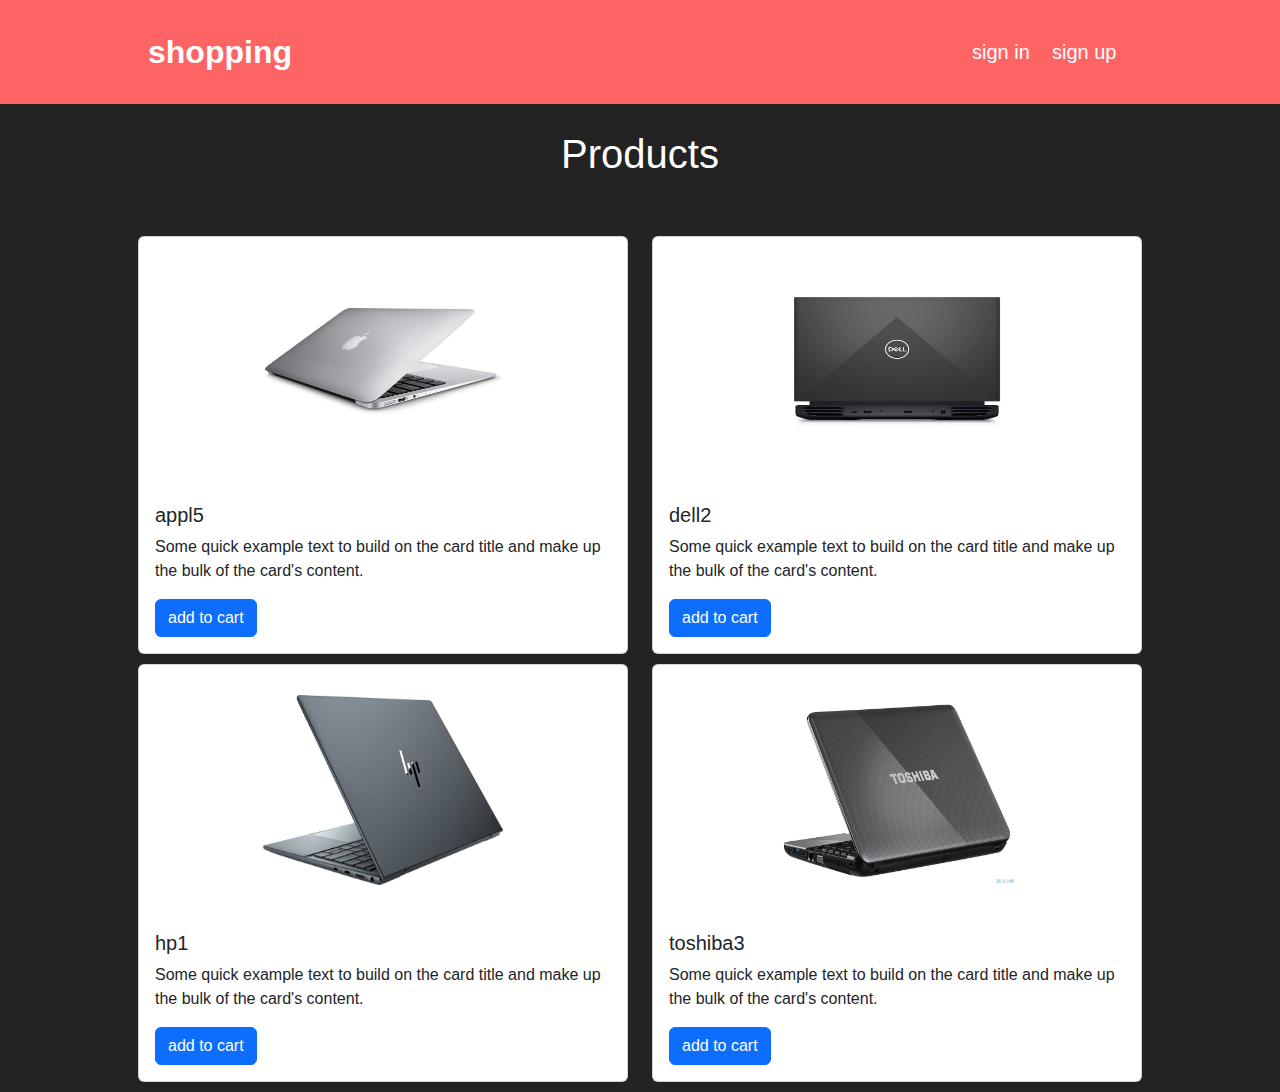
<file: index.html>
<!DOCTYPE html>
<html lang="en">
  <head>
    <meta charset="UTF-8" />
    <meta name="viewport" content="width=device-width, initial-scale=1.0" />
    <title>Product</title>
    <link rel="stylesheet" href="css/bootstrap.min.css" />
    <link rel="stylesheet" href="css/all.min.css" />
    <link rel="stylesheet" href="css/style.css" />
  </head>
  <body>
    <header>
      <nav class="navbar">
        <div class="container">
          <a class="navbar-brand" href="index.html">shopping</a>

          <ul id="links">
            <li><a href="login.html">sign in</a></li>
            <li><a href="register.html">sign up</a></li>
          </ul>

          <ul id="user-info">
            <div class="cart">
              <li><a id="user" href=""></a></li>
              <li>
                <i class="fa-solid fa-cart-shopping" id="cart-shopping"></i>
                <span id="badge"></span>
              </li>
            </div>

            <div class="cart-product">
              <div class="p-4 fs-5"></div>
              <a href="cartproduct.html">view all products</a>
            
            </div>
            <li> <a href="#" id="logOut">logOut</a></li>
          </ul>
        </div>
      </nav>
    </header>

    <section>
      <div class="container">
        <h1 class="text-center mt-3 mb-5">Products</h1>
          <div class="row">
            <div class="col-md-6">
              <div class="product">
                <div class="card">
                  <img src="./img/appl5.jpg" class="card-img-top" alt="..." />
                  <div class="card-body">
                    <h5 class="card-title">appl5</h5>
                    <p class="card-text">
                      Some quick example text to build on the card title and
                      make up the bulk of the card's content.
                    </p>
                    <a href="" class="btn btn-primary">add to cart</a>
                  </div>
                </div>
            
            </div>
            <!-- <div class="col-md-6">
      <div class="product">
        <div class="card">
          <img src="./img/dell2.jpg" class="card-img-top" alt="...">
          <div class="card-body">
            <h5 class="card-title">dell2</h5>
            <p class="card-text">Some quick example text to build on the card title and make up the bulk of the card's content.</p>
            <a href="#" class="btn btn-primary">add to cart</a>
          </div>
        </div>
      </div>
    </div>
    <div class="col-md-6">
      <div class="product">
        <div class="card">
          <img src="./img/hp1.jpg " class="card-img-top " alt="...">
          <div class="card-body">
            <h5 class="card-title">hp1</h5>
            <p class="card-text">Some quick example text to build on the card title and make up the bulk of the card's content.</p>
            <a href="#" class="btn btn-primary">add to cart</a>
          </div>
        </div>
      </div>
    </div>
    <div class="col-md-6">
      <div class="product">
        <div class="card">
          <img src="./img/toshiba3.jpg" class="card-img-top"  width="300px"  alt="...">
          <div class="card-body">
            <h5 class="card-title">toshiba3</h5>
            <p class="card-text">Some quick example text to build on the card title and make up the bulk of the card's content.</p>
            <a href="#" class="btn btn-primary">add to cart</a>
          </div>
        </div>
      </div>
    </div> -->
          </div>
        </div>
      </div>
    </section>
    <script src="js/user.js"></script>
    <script src="js/script.js"></script>
  
  </body>
</html>
</file>
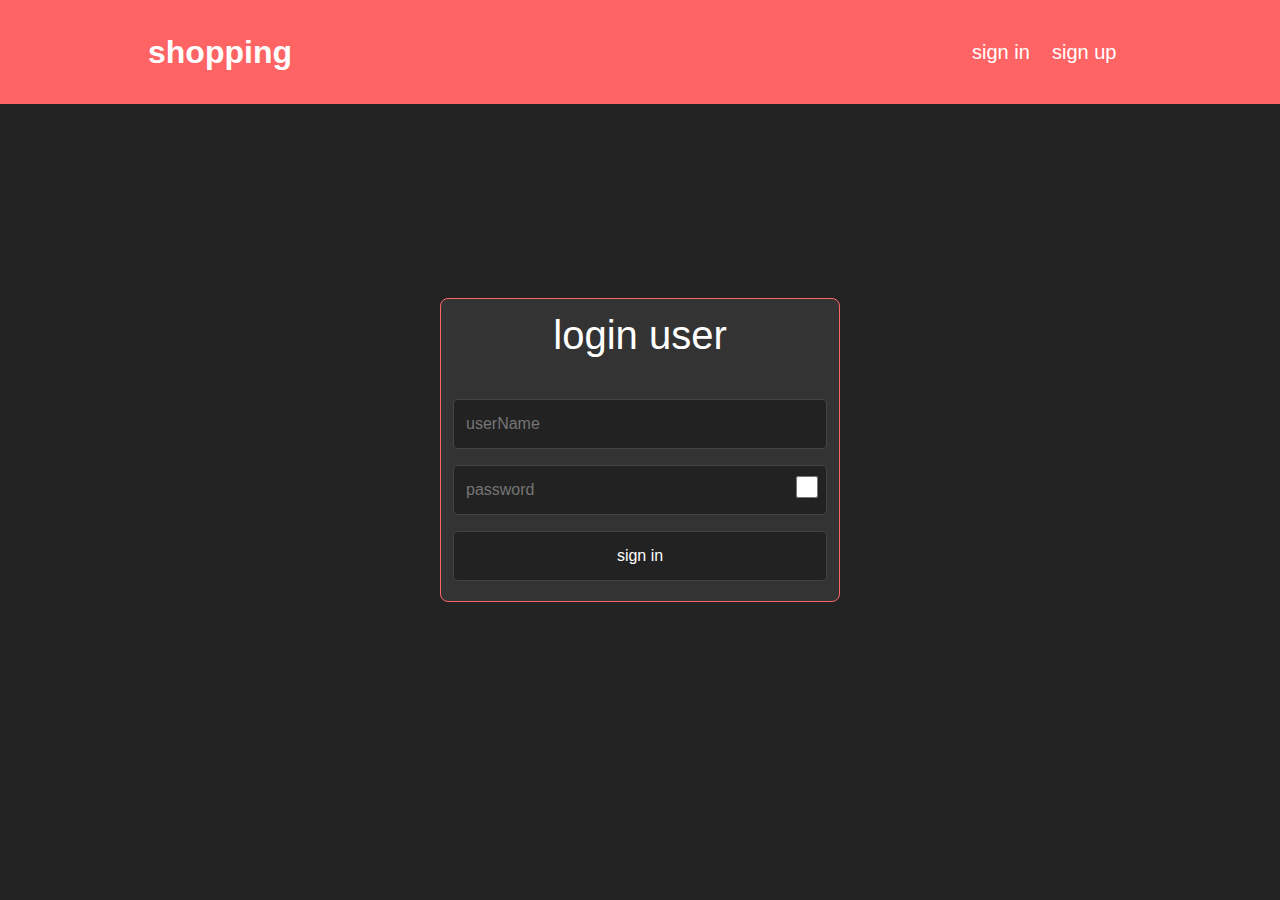
<file: login.html>
<!DOCTYPE html>
<html lang="en">
<head>
  <meta charset="UTF-8">
  <meta name="viewport" content="width=device-width, initial-scale=1.0">
  <title>login</title>
  <link rel="stylesheet" href="css/bootstrap.min.css">
  <link rel="stylesheet" href="css/all.min.css">
  <link rel="stylesheet" href="css/style.css">
</head>
<body>
<header>
  <nav class="navbar">
    <div class="container">

    <a class="navbar-brand" href="index.html">shopping</a>

    <ul id="links">
      <li><a href="login.html">sign in</a></li>
      <li><a href="register.html">sign up</a></li>
    </ul>


    </div>
  </nav>
</header>

<section class="section-form">
  <h1>login user</h1>
<form>
  <input type="text" placeholder="userName" id="userName">
  <div class="check">
    <input type="password" placeholder="password" id="passward">
<input type="checkbox" id="show"  onclick="togglePasswordVisibility()">
  </div>
  <input type="submit" value="sign in" id="sign-in">
</form>
</section>




<script src="js/login.js"></script>
</body>
</html>
</file>
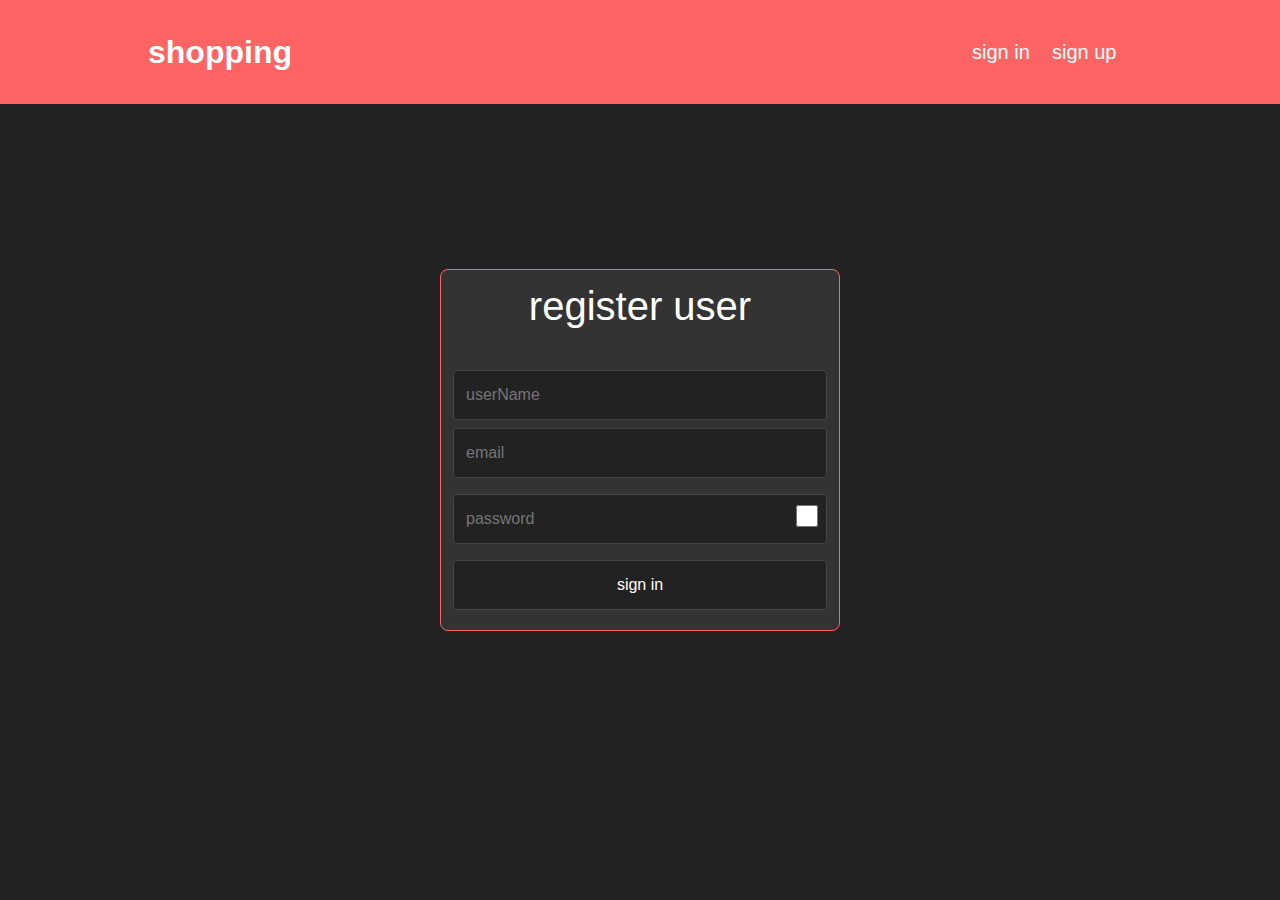
<file: register.html>
<!DOCTYPE html>
<html lang="en">
<head>
  <meta charset="UTF-8">
  <meta name="viewport" content="width=device-width, initial-scale=1.0">
  <title>register</title>
  <link rel="stylesheet" href="css/bootstrap.min.css">
  <link rel="stylesheet" href="css/all.min.css">
  <link rel="stylesheet" href="css/style.css">
</head>
<body>
<header>
  <nav class="navbar">
    <div class="container">

    <a class="navbar-brand" href="index.html">shopping</a>

    <ul id="links">
      <li><a href="login.html">sign in</a></li>
      <li><a href="register.html">sign up</a></li>
    </ul>

    
    </div>
  </nav>
</header>

<section class="section-form">
  <h1>register user</h1>
<form>
  <input type="text" placeholder="userName" id="userName">
  <input type="email" placeholder="email" id="email">
  <div class="check">
    <input type="password" placeholder="password" id="passward">
<input type="checkbox" id="show"  onclick="togglePasswordVisibility()">
  </div>
  <input type="submit" value="sign in" id="sign-in">
</form>
</section>




<script src="js/register.js"></script>
</body>
</html>
</file>
<file: css/style.css>
* {
  margin: 0;
  padding: 0;
  box-sizing: border-box;
}

body {
  font-family: "Arial", sans-serif;
  background-color: #232323;
  color: white;

  height: 100vh;
  margin: 0;
}

.container {
  width: 80%;
  margin: auto;
  padding: 10px;
}

header {
  background-color: #ff6464;
}

.navbar-brand {
  font-size: 32px;
  color: #fff;
  font-weight: 600;
  padding: 10px;
}

#links {
  list-style: none;
  display: flex;
  justify-content: space-between;
  margin: auto 10px;
}

#links li {
  width: 80px;
  font-size: 20px;
}
#links li a {
  text-decoration: none;
  color: #fff;
}

.section-form {
  width: 400px;
  position: absolute;
  left: 50%;
  top: 50%;
  transform: translate(-50%, -50%);
  -webkit-transform: translate(-50%, -50%);
  -moz-transform: translate(-50%, -50%);
  -ms-transform: translate(-50%, -50%);
  -o-transform: translate(-50%, -50%);
  background: #333;
  border: 1px solid #ff6464;
  border-radius: 8px;
  padding: 12px;
  animation: slide-in 1s forwards;
  transition: 1s;
}

@keyframes slide-in {
  from {
    transform: translate( 0, -50%);
    opacity: 0;
    -webkit-transform: translate( 0, -50%);
    -moz-transform: translate( 0, -50%);
    -ms-transform: translate( 0, -50%);
    -o-transform: translate( 0, -50%);
}
  to {
    transform: translate(-50% ,-50%);
    opacity: 1;
    -webkit-transform: translate(-50% ,-50%);
    -moz-transform: translate(-50% ,-50%);
    -ms-transform: translate(-50% ,-50%);
    -o-transform: translate(-50% ,-50%);
}
}

.section-form h1 {
  text-align: center;
  color: #fff;
  margin-bottom: 1em;
}

form input {
  display: block;
  background: #222;
  color: white;
  border: 1px solid #444;
  width: 100%;
  padding: 0.75em;
  border-radius: 4px;
  margin: 8px 0;
}

form input[type="submit"]:hover {
  opacity: 0.5;
}

#user-info {
  display: none;
  list-style: none;
  margin: auto 0;
}

#user-info li i {
  font-size: 25px;
}

ul#user-info li {
  width: 130px;
  color: #fff;
  margin: auto;
}
ul#user-info li a {
  text-decoration: none;
  color: gold;
  font-size: 18px;
}
.product {
  width: 100%;
  margin-top: 10px;
  max-height: 500px;
}
.card img {
  width: 300px;
  height: 250px;
  padding: 30px;
  margin: auto;
}

.check {
  display: flex;
  position: relative;
}

.check #show {
  height: 22px;
  width: 30px;
  position: absolute;
  right: 5px;
  top: 11px;
}

.cart {
  display: flex;
  align-items: center;
  cursor: pointer;
}

.cart span {
  position: absolute;
  width: 18px;
  height: 18px;
  text-align: center;
  top: 30px;
  border-radius: 50%;
  background-color: gold;
  color: #222;
  font-size: 9px;
  padding: 4px;
  display: none;
}

.cart-product {
  position: absolute;
  width: 200px;
  z-index: 111111;
  transform: translate(40%, 35px);
  -webkit-transform: translate(40%, 35px);
  -moz-transform: translate(40%, 35px);
  -ms-transform: translate(40%, 35px);
  -o-transform: translate(40%, 35px);
  background-color: #232323;
  color: #fff;
  display: none;
}

.cart-product a {
  display: block;
  text-decoration: none;
  text-align: center;
  background-color: gold;
  color: red;
  font-size: 18px;
  padding: 5px 0;
}

#logOut {
  font-size: 17px;
  background-color: #613854;
  padding: 12px;
  color: #fff !important;
  border-radius: 5px;
  -webkit-border-radius: 5px;
  -moz-border-radius: 5px;
  -ms-border-radius: 5px;
  -o-border-radius: 5px;
}
</file>
